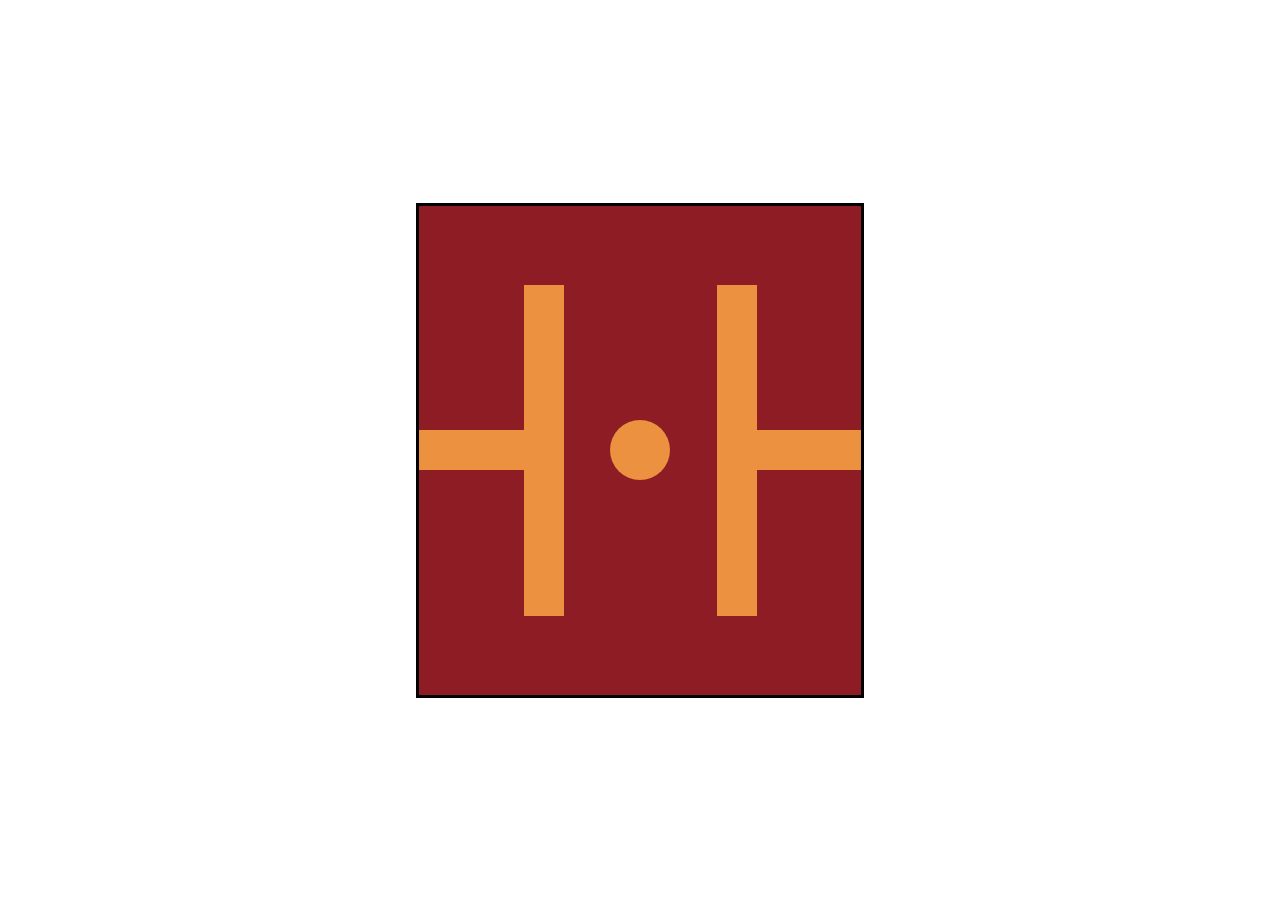
<file: artWork (WEEK4-DAY3)/index.html>
<!DOCTYPE html>
<html lang="en">
<head>
    <meta charset="UTF-8">
    <meta name="viewport" content="width=device-width, initial-scale=1.0">
    <title>Art Work</title>
    <link rel="apple-touch-icon" sizes="180x180" href="./assets/apple-touch-icon.png">
<link rel="icon" type="image/png" sizes="32x32" href="./assets/favicon-32x32.png">
<link rel="icon" type="image/png" sizes="16x16" href="./assets/favicon-16x16.png">
<link rel="manifest" href="./assets/site.webmanifest">
    <link rel="stylesheet" href="style.css">
</head>
<body>
    <main>
        <section class="artWork">
            <div class="shape after"></div>
            <div id="circle"></div>
            <div class="shape before"></div>
        </section>
    </main>
</body>
</html>
</file>
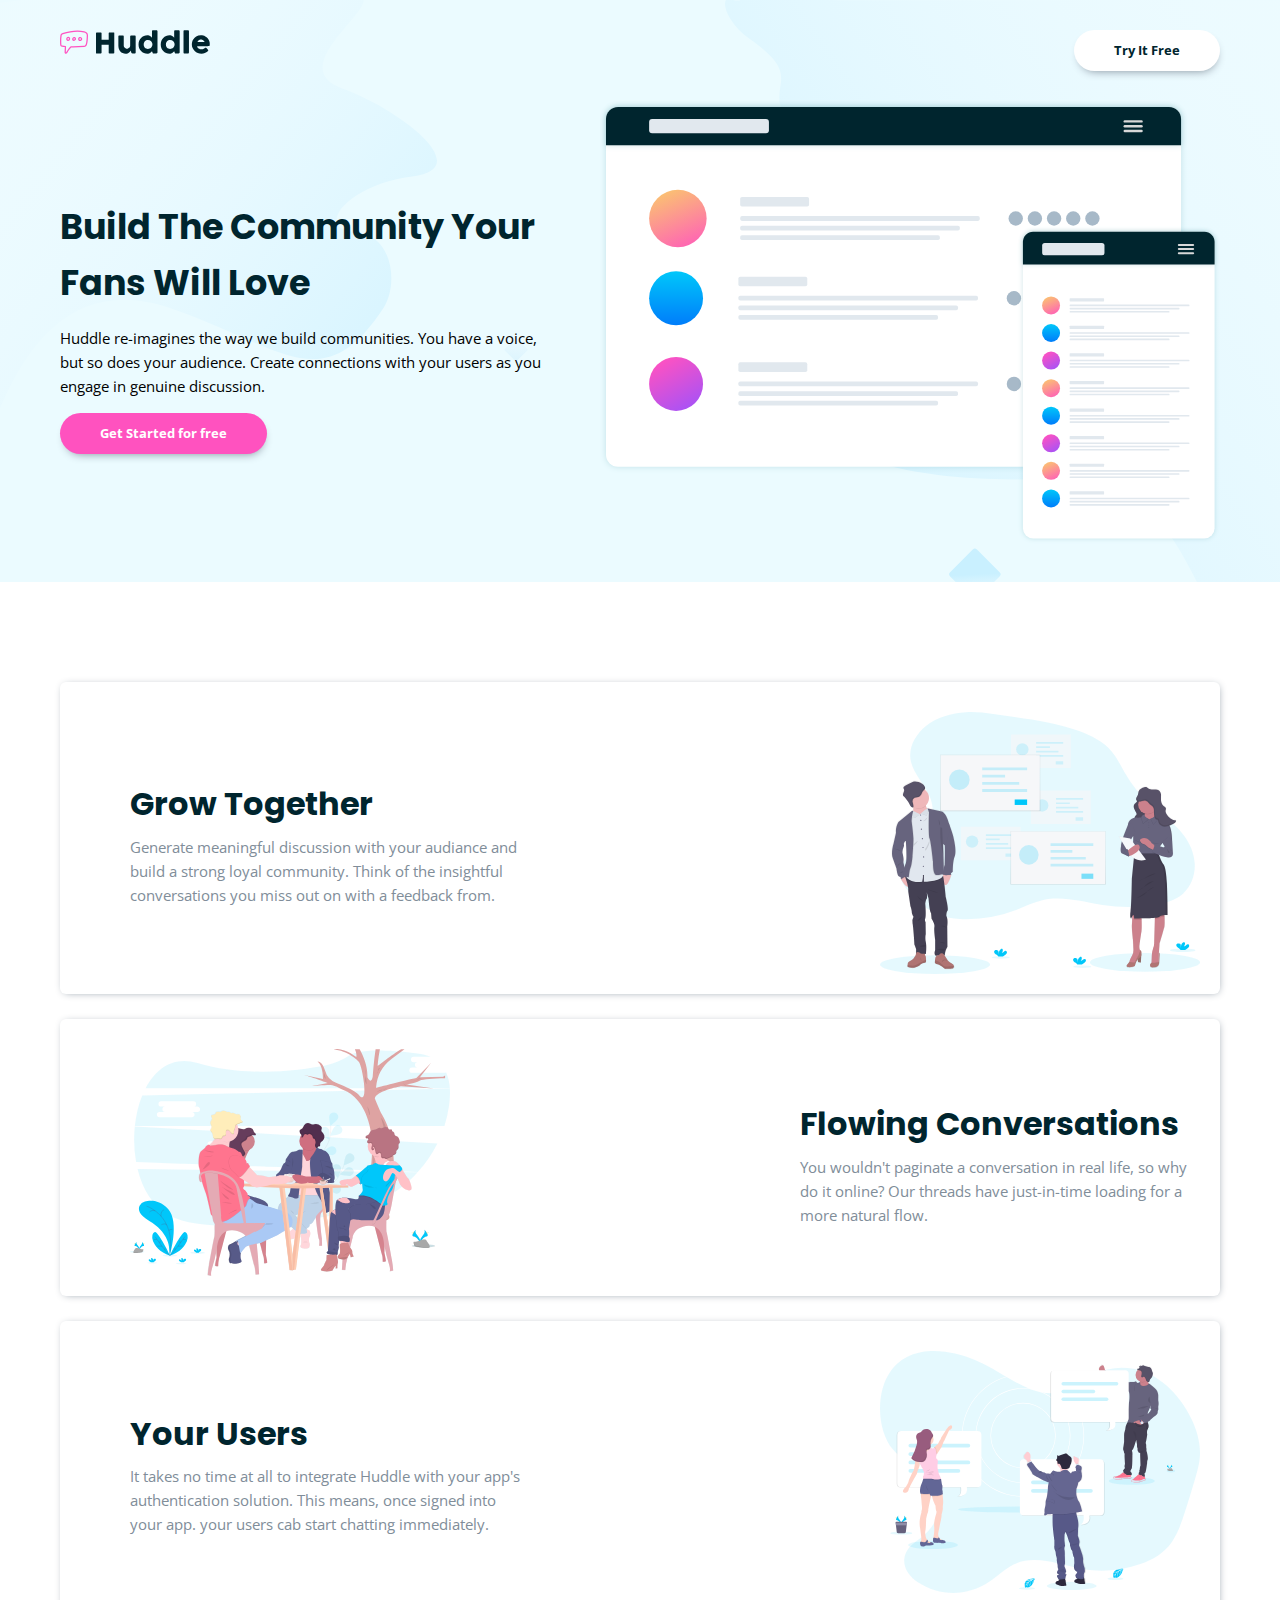
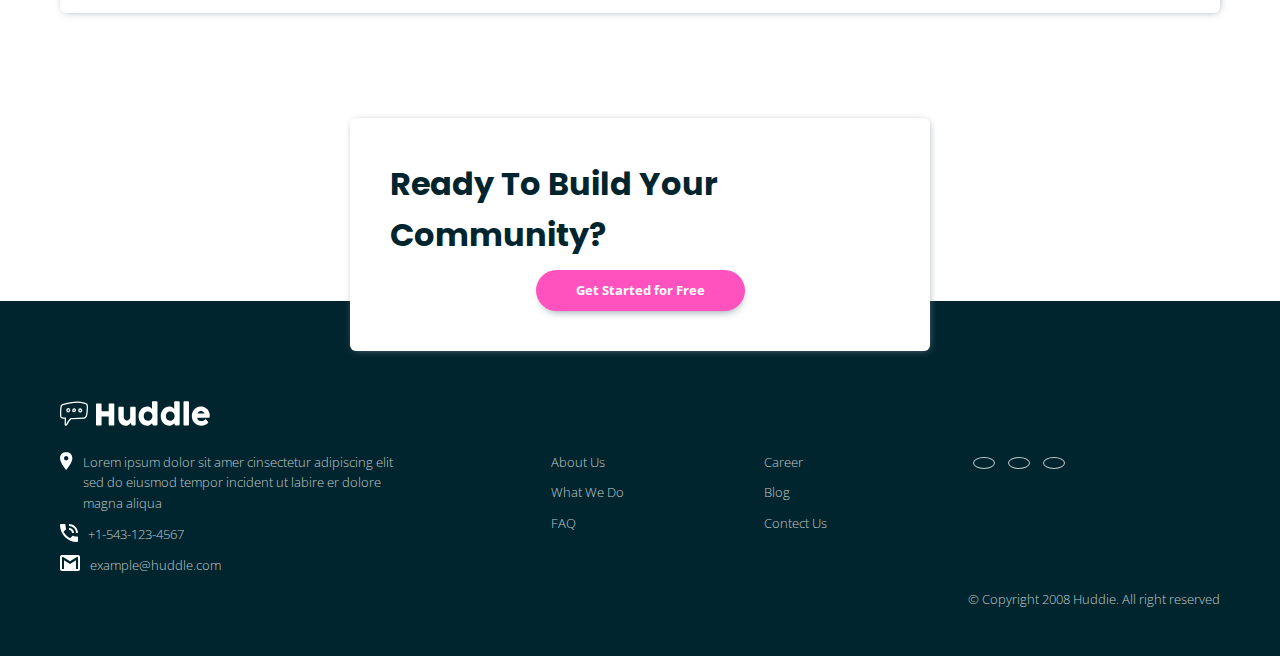
<file: huddle-landing-page-with-alternating-feature-blocks(WEEK 4-DAY 4)/index.html>
<!DOCTYPE html>
<html lang="en">
<head>
    <meta charset="UTF-8">
    <meta name="viewport" content="width=device-width, initial-scale=1.0">
    <title>Document</title>
    <link rel="stylesheet" href="style.css">
    <link rel="stylesheet" href="https://cdnjs.cloudflare.com/ajax/libs/font-awesome/6.4.2/css/all.min.css" integrity="sha512-z3gLpd7yknf1YoNbCzqRKc4qyor8gaKU1qmn+CShxbuBusANI9QpRohGBreCFkKxLhei6S9CQXFEbbKuqLg0DA==" crossorigin="anonymous" referrerpolicy="no-referrer" />
</head>
<body>
    <main>
        <section class="bg-image">
        <header>
            <nav>
                <figure class="logo">
                    <img src="./images/logo.svg" alt="" srcset="">
                </figure>
                <button class="get-started-btn try">Try It Free</button>
            </nav>
        </header>
        <section class="hero-sect">
            <article>
                <h1>Build The Community Your Fans Will Love </h1>
                <p>Huddle re-imagines the way we build communities. You have a voice, but so does your audience. Create connections with your users as you engage in genuine discussion.</p>
                <button class="get-started-btn">Get Started for free</button>
            </article>
            <figure>
                <img src="./images/illustration-mockups.svg" alt="" width="620">
            </figure>
        </section>
    </section>
        <section class="call-to-action">
            <div>
                <article>
                    <h1>Grow Together</h1>
                    <p>Generate meaningful discussion with your audiance and  build a strong loyal community. Think of the insightful conversations you miss out on with a feedback from.</p>
                </article>
                <img src="./images/illustration-grow-together.svg" alt="" width="320">
            </div>

          
            <div>
                <img src="./images/illustration-flowing-conversation.svg" alt="" width="320">
            <article>
               
                <h1>Flowing Conversations</h1>
              <p>You wouldn't paginate a conversation in real life, so why do it online? Our threads have just-in-time loading for a more natural flow.</p>
            </article>
            </div>
            <div>
                <article>
                    <h1>Your Users</h1>
                    <p>It takes no time at all to integrate Huddle with your app's authentication solution. This means, once signed into your app. your users cab start chatting immediately.</p>
                </article>
                <img src="./images/illustration-your-users.svg" alt="" width="320">
            </div>
           <div class="Ready-to">
            <h1>Ready To Build Your Community?</h1>
            <button class="get-started-btn">Get Started for Free</button>
           </div>
        </section>

    </main>
    <footer>
            <header class="logo2">
                <img src="./images/logo2.svg" alt="" srcset="">
            </header>
            <section class="details">
        <ul class="more-info">
            <li>
                <img src="./images/icon-location.svg" alt="">
                <p>Lorem ipsum dolor sit amer cinsectetur adipiscing elit sed do eiusmod tempor incident ut labire er dolore magna aliqua</p>
            </li>
            <li>
                <img src="./images/icon-phone.svg" alt="" srcset="">
                <p>+1-543-123-4567</p>
            </li>
            <li>
                <img src="./images/icon-email.svg" alt="" srcset="">
                <p>example@huddle.com</p>
            </li>
        </ul>

        <ul class="navigation">
            <li><a href="">About Us </a></li>
            <li><a href="">What We Do </a></li>
            <li><a href="">FAQ</a></li>
        </ul>
        
        <ul class="learn-more">
            <li><a href="">Career</a></li>
            <li><a href="">Blog</a></li>
            <li><a href="">Contect Us</a></li>
        </ul>
        
        <ul class="socials">
            <li><a href=""><i class="fa-brands fa-facebook-f"></i> </a></li>
            <li><a href=""><i class="fa-brands fa-twitter"></i></a></li>
            <li><a href=""><i class="fa-brands fa-instagram"></i></a></li>
            <p>&copy; Copyright 2008 Huddie. All right reserved</p>
        </ul>

    </section>
    </footer>
</body>
</html>
</file>
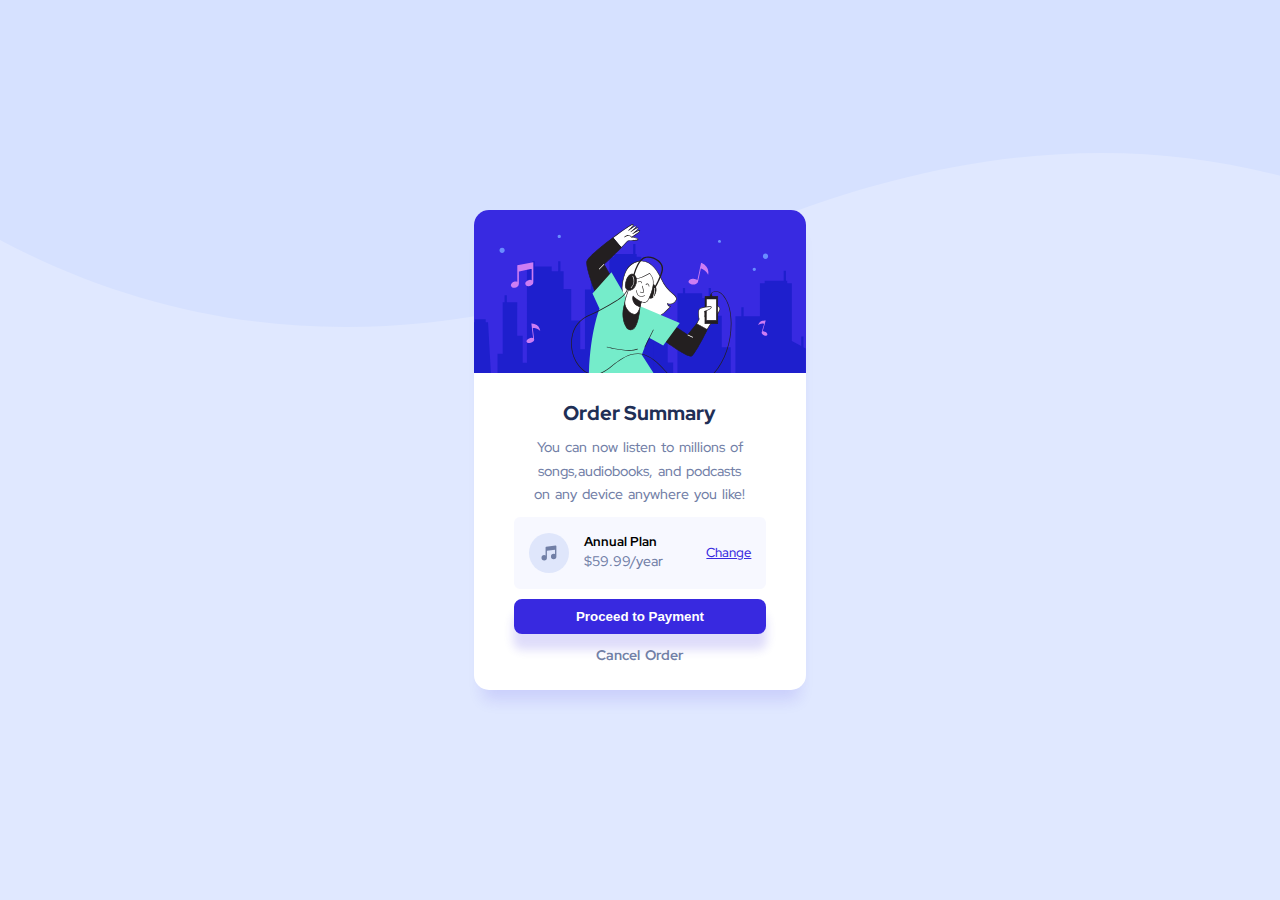
<file: order-summary-component(WEEK 4-DAY 1)/index.html>
<!DOCTYPE html>
<html lang="en">
  <head>
    <meta charset="UTF-8" />
    <meta name="viewport" content="width=device-width, initial-scale=1.0" />
    <title>Order Summary Component</title>
    <link
      rel="apple-touch-icon"
      sizes="180x180"
      href="./asset/apple-touch-icon.png"
    />
    <link
      rel="icon"
      type="image/png"
      sizes="32x32"
      href="./asset/favicon-32x32.png"
    />
    <link
      rel="icon"
      type="image/png"
      sizes="16x16"
      href="./asset/favicon-16x16.png"
    />
    <link rel="manifest" href="./asset/site.webmanifest" />
    <link rel="stylesheet" href="style.css" />
  </head>
  <body>
    <main>
      <!-- The card -->
      <section class="Order-card">
        <figure class="image">
          <img src="./images/illustration-hero.svg" alt="" width="320" />
        </figure>
        <section class="order-summary">
          <h1 class="heading-txt">Order Summary</h1>
          <p class="paragraph">
            You can now listen to millions of songs,audiobooks, and podcasts on
            any device anywhere you like!
          </p>
          <div class="plan">
            <img src="./images/icon-music.svg" alt="" width="40" />
            <span>
              <h5>Annual Plan</h5>
              <p>$59.99/year</p>
            </span>
            <a href="">Change</a>
          </div>
          <button class="payment">Proceed to Payment</button>
          <a href=""><b>Cancel Order</b></a>
        </section>
      </section>
    </main>
  </body>
</html>
</file>
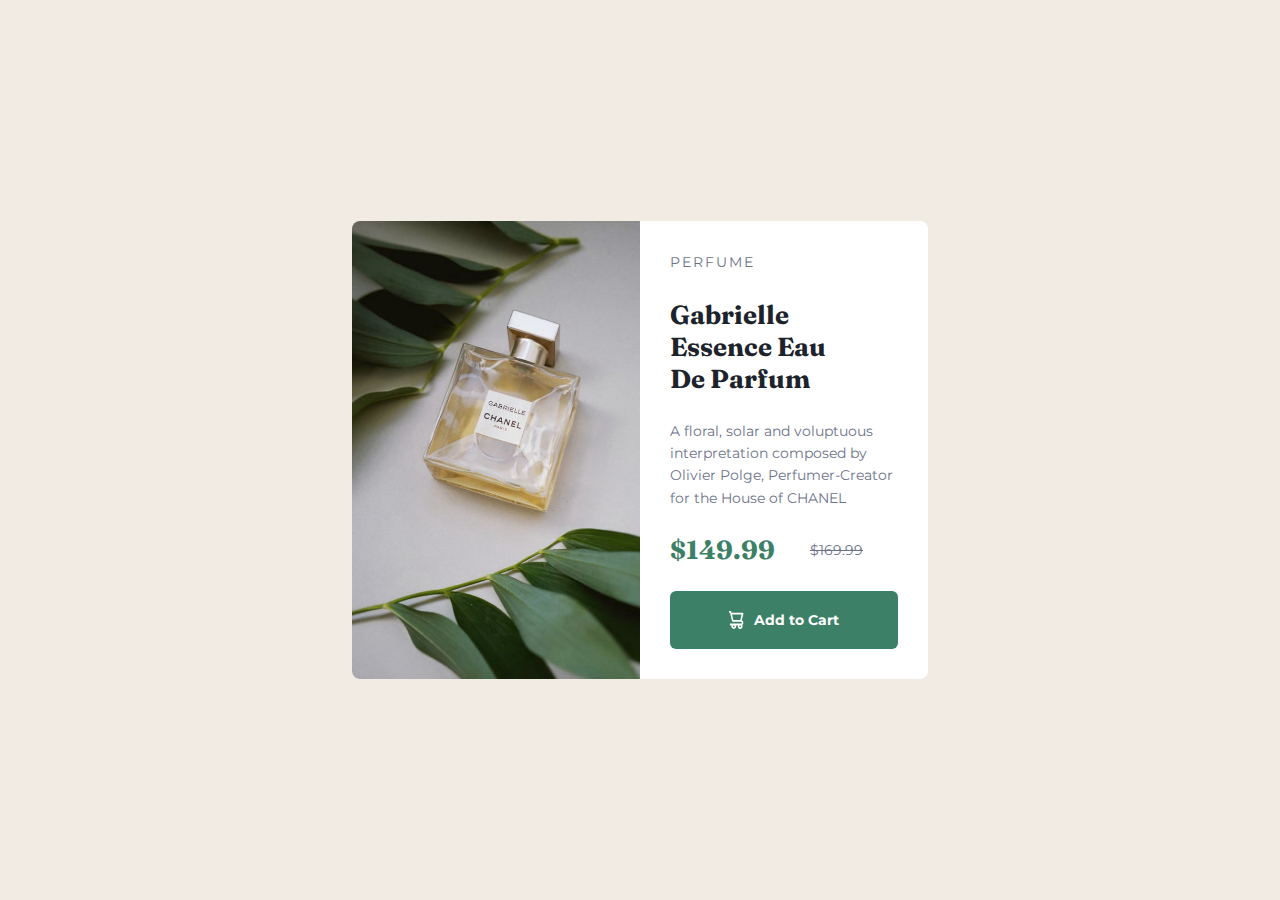
<file: product-preview-card-component(WEEK 4-DAY 2) - Copy/index.html>
<!DOCTYPE html>
<html lang="en">
<head>
    <meta charset="UTF-8">
    <meta name="viewport" content="width=device-width, initial-scale=1.0">
    <title>Document</title>
    <link rel="apple-touch-icon" sizes="180x180" href="./images/apple-touch-icon.png">
<link rel="icon" type="image/png" sizes="32x32" href="./images/favicon-32x32.png">
<link rel="icon" type="image/png" sizes="16x16" href="./images/favicon-16x16.png">
<link rel="manifest" href="./images/site.webmanifest">
    <link rel="stylesheet" href="style.css">
</head>
<body>
    <main>
        <section class="product">
             <!--Images for desktop and moile  -->
                <img src="./images/image-product-desktop.jpg" alt="" srcset="" width="" id="img1">
                <img src="./images/image-product-mobile.jpg" alt="" srcset="" id="img2">
            <section class="product-summary">
                <p id="category">PERFUME</p>
                <h1 id="name">Gabrielle  Essence Eau De Parfum</h1>
                <p>A floral, solar and voluptuous interpretation composed by Olivier Polge, Perfumer-Creator for the House of CHANEL</p>
                <span id="price"><h1 >$149.99</h1><p>$169.99</p></span>
                <button class="Add-to-cart"><img src="./images/icon-cart.svg" alt="" srcset=""><b>Add to Cart</b></button>
            </section>
        </section>
    </main>   
</body>
</html>
</file>
<file: artWork (WEEK4-DAY3)/style.css>
:root{
    --first-color:#8D1C24 ;
    --second-color:#EC9140;
}
*{
    margin: 0;
    padding: 0;
    box-sizing: border-box;
  
}
main{
    display: flex;
    justify-content: center;
    align-items: center;
    height: 100vh;
}
.artWork{
    background-color: var(--first-color);
    display: flex;
    gap: 80px;
    height: 55%;
    width: 35%;
    border: 3px solid;
    overflow: hidden;
}
div{
    background-color: var(--second-color);
    align-self: center;
}
.shape{
  padding: 20px;
  position: relative;
  flex-basis: 200px;
}
.shape.after::after,.shape.before::before{
    content: "";
    padding: 20px;
   position: absolute;
   left: 95%;
   bottom: -145.5px;
   align-self: stretch;
   height: 291px;
   background-color: #EC9140;
}
#circle{
   padding: 30px;
   border-radius: 50%;
}
.shape.before::before{
left: -30%;
}
@media (max-width:975px)
{
    .artWork{
        width: 60%;
        height: 35%;
        transform: scale(1.5);
     } 
}
@media screen and (max-width:415px) {
    .artWork{
        width: 100%;
        height: 45%;
        transform: scale(0.9)
    }
}
</file>
<file: huddle-landing-page-with-alternating-feature-blocks(WEEK 4-DAY 4)/style.css>
@import url('https://fonts.googleapis.com/css2?family=Open+Sans:wght@400;700&family=Poppins:wght@600&display=swap');
:root{
    --Pink: hsl(322, 100%, 66%);
    --VeryPaleCyan: hsl(193, 100%, 96%);
    --gray-black:hsl(208, 11%, 55%);
    --VeryDarkCyan: hsl(192, 100%, 9%);
}
*{
    margin: 0;
    padding: 0;
    box-sizing: 0;
    list-style-type: none;
    text-decoration: none;
    line-height: 1.6;
    font-family: 'Open Sans', sans-serif;
}
/* for general styling */
p{
    font-size: 15px;
}
section{
    padding: 30px 60px;
}
h1{
    font-family: 'Poppins', sans-serif;
    color: var(--VeryDarkCyan); 
}
.bg-image{
    background-image: url(./images/bg-hero-desktop.svg);
    background-color: var(--VeryPaleCyan);
}
header nav{
   display: flex;
   justify-content: space-between;
}
/* My Logos */
nav .logo img,.logo2 img{
    width: 150px;
}
.hero-sect{
    display: flex;
   gap: 50px;
   padding: 30px 0 0 0;
}
.hero-sect article{
    align-self: center;
}
.hero-sect h1{
    font-size: 35px;
}
.hero-sect p{
    margin: 15px 0 15px 0;
}
.get-started-btn{
    color: white;
    background-color: var(--Pink);
    border: none;
    padding: 10px 40pX;
    font-weight: bold;
    cursor: pointer;
    border-radius: 25px; 
    box-shadow: 1px 5px 10px -5px var(--gray-black);
&:hover{
    background-color: hsla(322, 100%, 66%, 0.708);
}
}
.get-started-btn.try{
    background-color: white;
    color: var(--VeryDarkCyan);
    &:hover{
        color:hsl(208, 11%, 55%) ;
    }
}
.call-to-action{
    padding-top: 100px;
    display: flex;
    flex-direction: column;
    gap: 25px;
}
.call-to-action article{
    align-self: center;
    flex-basis: 400px;
}
.call-to-action div{
    padding: 30px 20px 20px 70px;
    display: flex;
    border-radius: 6px;
    box-shadow: 1px 1px 8px -3px hsl(208, 11%, 55%);
    justify-content: space-between;
    background-color: white;
}
.call-to-action p{
    color: var(--gray-black);
    margin-top: 5px;
}
.call-to-action .Ready-to{
    width: 500px;
    align-items: center;
    margin: auto;
    gap: 10px;
    padding:  40px;
    flex-direction: column;
    position: relative;
    top:80px;
}
footer{
    background-color: var(--VeryDarkCyan);
   padding: 100px 60px 50px;
}
footer .details{
    display: flex; 
    padding: 0;
    justify-content: space-between;
    font-weight: 100; 
    margin:20px 0 ;
    flex-wrap: wrap;
}
footer .details .more-info{
  flex-basis: 350px;
}
footer  *{
    font-size: small;
    color: rgba(255, 255, 255, 0.76);
}
footer ul li{
    margin-bottom: 10px;
}
.more-info li{
 display: flex;
 gap: 10px;
}
.more-info li img{
    align-self: flex-start;
}

.socials li{
    border: 1px solid;
    padding: 5px 10px;
    margin: 5px;
    border-radius: 50%;
    display: inline-block;
    &:hover,&:hover i{
        color: var(--Pink);
    }
}

.socials p{
    position: relative;
    top: 110px;
}

@media (max-width:915px){
    .hero-sect img{
        width: 350px;
    }
    .hero-sect h1,h1{
        font-size: 20px;
    }
    p{
        font-size: 12px;
    }
    .hero-sect article{
       flex-basis: 400px;
       gap: 5px;
    }
    .call-to-action img{
        width: 215px;
   }
    .call-to-action article,footer .details .more-info{
      flex-basis: 300px;
    }
    .socials p{
        position: relative;
        top: 0px;
    }
  
}
@media screen and (max-width:415px) {
    /* rearranging my sessions */
   .hero-sect,footer .details,.call-to-action div:nth-child(2),.call-to-action div{
       flex-direction: column;
       gap: 10px;
    }
    .call-to-action div{
        flex-direction: column-reverse;
        padding: 30px;
        align-items: center;
    }
    section,.socials{
        padding: 15px;
        text-align: center;
    }
    .call-to-action article, .hero-sect article,footer .details .more-info{
     flex-basis: 0px;
    }
    .call-to-action img{
        width: 300px;
    }
   .hero-sect{
        gap: 20px;
    }
    .call-to-action .Ready-to{
       width: 70%;
    }
    .Ready-to h1{
      font-size: small;
    }
    footer{
       padding: 100px 20px;
    }
    .details{
        text-align: left;
    } 
}
</file>
<file: order-summary-component(WEEK 4-DAY 1)/style.css>
@import url('https://fonts.googleapis.com/css2?family=Red+Hat+Display:wght@500;700;900&display=swap');
:root{
    --pale-blue:hsl(225, 100%, 94%);
    --vpale-blue:hsl(225, 100%, 98%);
    --Desaturated-blue: hsl(224, 23%, 55%);
    --Bright-blue: hsl(245, 75%, 52%);
    --Dark-blue: hsl(223, 47%, 23%);
}
*{
    margin: 0;
    padding: 0;
    box-sizing: border-box;
    border: none;
    text-decoration: none;
}
main{
    font-family: 'Red Hat Display', sans-serif;
    display: flex;
    justify-content: center;
    align-items: center;
    height: 100vh;
    background-image: url(./images/pattern-background-desktop.svg);
    background-repeat: no-repeat;
    background-position:0px -110px;
    background-color:var(--pale-blue) ;
}
.image img{
    width: 100%;
}
.Order-card{
   overflow: hidden;
    width: 26%;
    background-color: white;
    border-radius: 15px;
   box-shadow: 1px 18px 15px -8px hsla(245, 75%, 52%, 0.13);
}
h1{
    font-size: 20px;
    font-weight: 800;
    color:  hsl(223, 47%, 23%);
}
/* For All p and a tags */
p,a{
    font-size: 14px;
    font-weight: 500;
    color: var(--Desaturated-blue) ;
    line-height: 1.7;
    word-spacing: 2px;
    cursor: pointer;
}
.paragraph{
    padding: 0 18px ;
}
.order-summary{
    padding: 22px 40px;
    display: flex;
    flex-direction: column;
    text-align: center;
    gap: 10px;
}
.plan{
    display: flex;
    background-color:  hsla(228, 100%, 98%, 0.826);
    padding: 15px;
    gap: 15px;
    text-align: left;
    align-items: center;
    border-radius: 6px;
}
.plan a
{ 
    margin-left: auto;
    text-decoration: underline;
    color: var(--Bright-blue);
    font-size: small;
    &:hover{
        color:  hsla(245, 75%, 52%, 0.7);;
    }
}
.payment
{
    padding: 10px;
    font-weight: 700;
    color: white;
    background-color:var(--Bright-blue) ;
    border-radius: 8px;
    box-shadow: 0 15px 10px 1px hsla(245, 75%, 52%, 0.16);
    &:hover{
        background-color:  hsla(245, 75%, 52%, 0.7);
        cursor: pointer;
    }
}
a b{
    &:hover{
        color: black;
    }
}
@media (max-width:952px){
    .Order-card{
        width: 43%;
    }
    main{
        transform: scale(1.3);
    }
}
@media screen and (max-width:415px) {
    .Order-card{
        width: 65%;
        margin-top: 100px;
     }
    main{
        background-image: url(./images/pattern-background-mobile.svg);
        background-position: 50px 70px;
    }
    .order-summary{
        padding:  20px;
        gap: 20px;
    }
}
</file>
<file: product-preview-card-component(WEEK 4-DAY 2) - Copy/style.css>
@import url('https://fonts.googleapis.com/css2?family=Fraunces:opsz,wght@9..144,700&family=Montserrat:wght@500;700&display=swap');
:root{
    --Cream: hsl(30, 38%, 92%);
    --Dark-grayish-blue: hsl(228, 12%, 48%);
    --Dark-cyan: hsl(158, 36%, 37%);
}
*{
  margin: 0;
  padding: 0;
  box-sizing: border-box;
  border: none;
  font-family: 'Montserrat', sans-serif;
  color: var(--Dark-grayish-blue);
  font-size: 14px;
}
main{
   background-color: var(--Cream);
   display: flex;
   justify-content: center;
   align-items: center;
   height: 100vh;
}
.product{
    display: flex;
    background-color: white;
    width: 45%;
    border-radius: 8px;
    overflow: hidden;
}
#category { letter-spacing: 2px;}

h1{
    font-family: 'Fraunces', serif;
    font-size: 26px;
    color: hsl(212, 21%, 14%);
}
p      {  line-height: 1.6; }

#name  {  padding-right: 60px;}
/* the Images */
#img1  {  width: 50%; }

#img2  {  display: none; }
.product-summary{
 display: flex;
 flex-direction: column;
gap: 25px;
 padding: 30px;
}
#price    {  display: flex; }
#price h1{ color: var(--Dark-cyan); }
#price p{
    text-decoration: line-through;
    align-self: center;
    margin-left: 35px;
}
.Add-to-cart
{
    background-color: var(--Dark-cyan);
    padding: 2.2vh;
    border-radius: 6px;
    display: flex;
    justify-content: center;
    gap: 10px;
    cursor: pointer;
    &:hover{
        background-color:  hsl(159, 35%, 21%);
    }
  & b{
    color: white;
  }
}
@media (max-width:975px){
    .product{
        transform: scale(1.3);
        width: 70%;
    } 
    #name{ padding-right: 0px; }
}
@media screen and (max-width:415px) {
    .product{
        flex-direction: column;
        transform: scale(1.09);
        width: 82%;
    }
    h1   {  font-size: 30px; }
    #img1{ display: none; }
    #img2{   display: block;}
    p    { font-size: 15px; }
    .product-summary{
        gap: 15px;
        padding: 20px;
}
}
</file>
